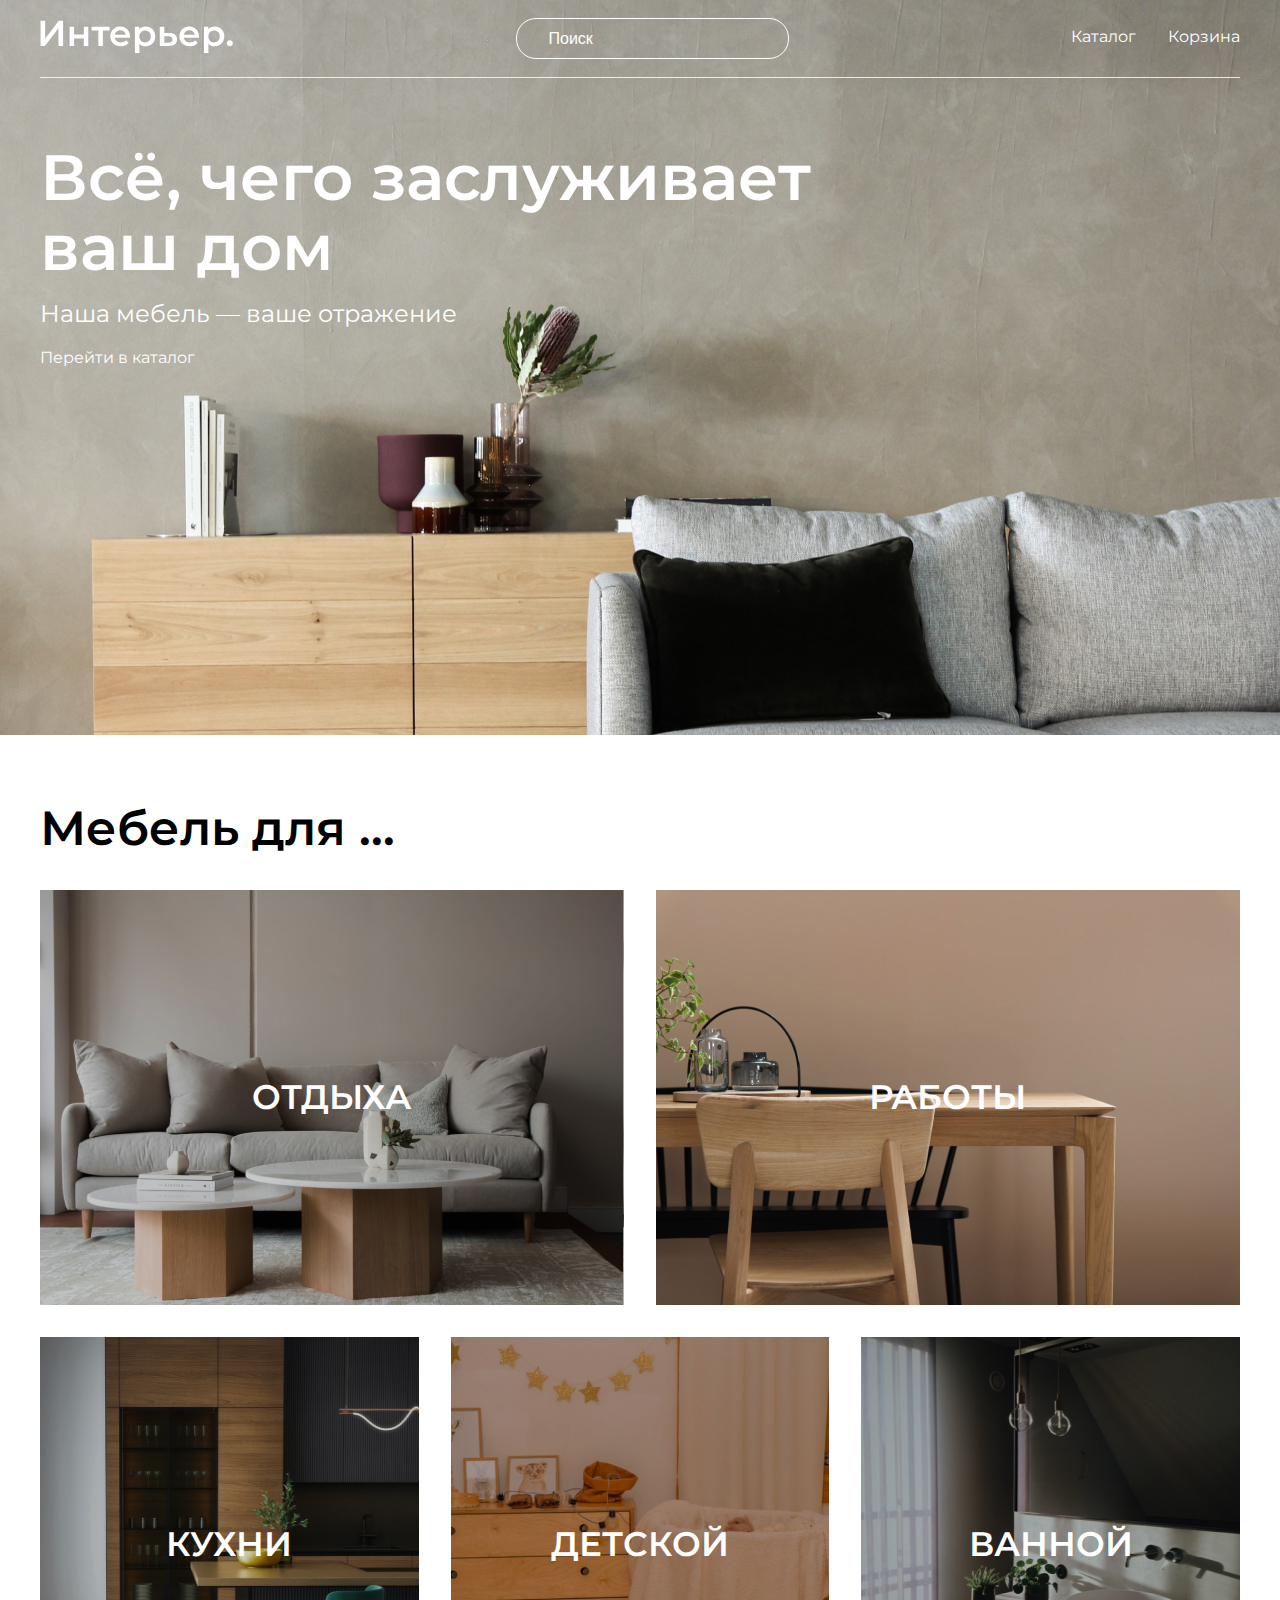
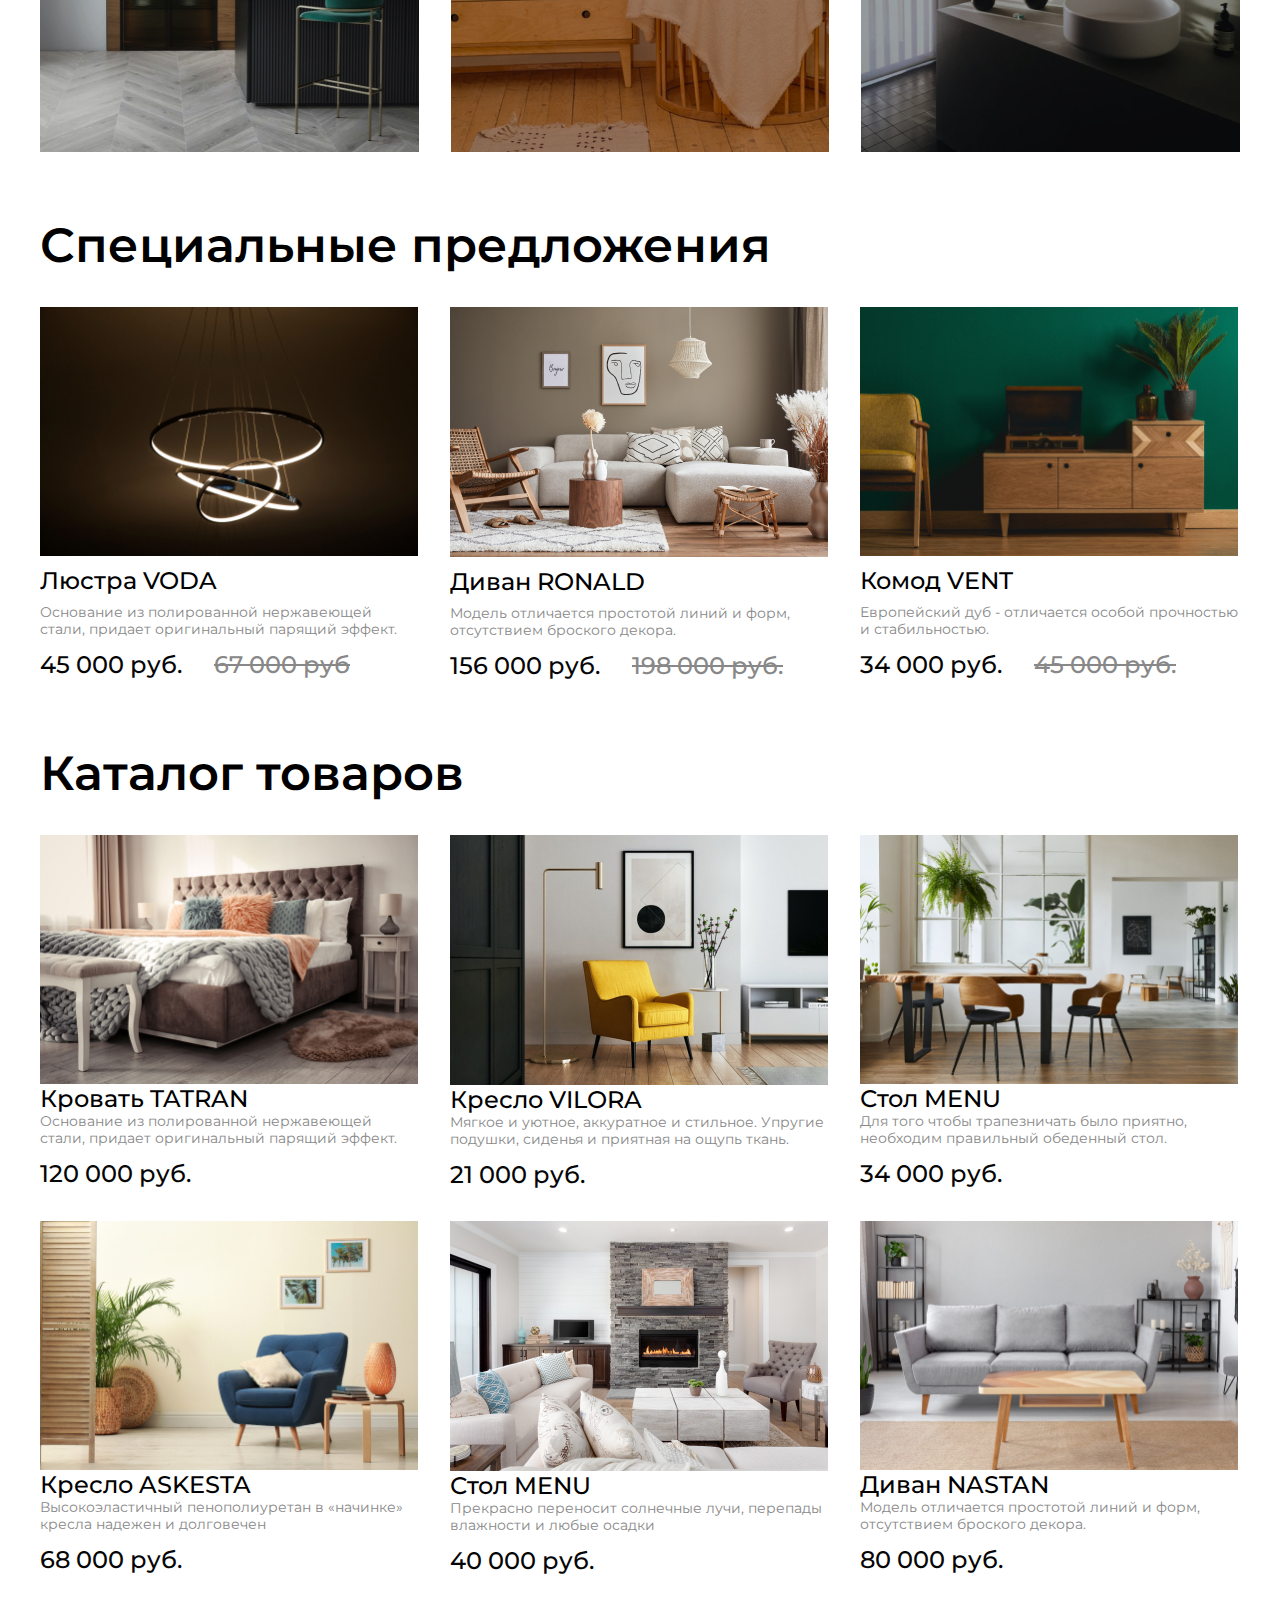
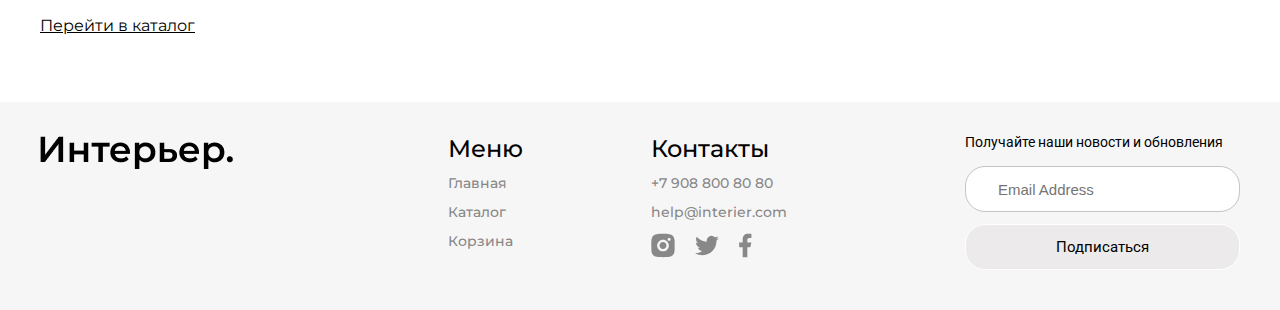
<file: index.html>
<!DOCTYPE html>
<html lang="en">

<head>
    <meta charset="UTF-8">
    <meta http-equiv="X-UA-Compatible" content="IE=edge">
    <meta name="viewport" content="width=device-width, initial-scale=1.0">
    <title>Document</title>
    <link rel="preconnect" href="https://fonts.googleapis.com">
    <link rel="preconnect" href="https://fonts.gstatic.com" crossorigin>
    <link href="https://fonts.googleapis.com/css2?family=Montserrat:wght@400;500;600&display=swap" rel="stylesheet">
    <link href="https://fonts.googleapis.com/css2?family=Roboto&display=swap" rel="stylesheet">
    <link rel="stylesheet" href="style.css">
</head>

<body>
    <div class="top center">
        <header class="header">
            <a class="logotop" href="index.html"><img class="logotop_img" src="./img/logo.svg" alt="Логотип"></a>
            <form action="#">
                <input class="header_input" placeholder="Поиск" type="text">
            </form>
            <nav class="nav">
                <a class="nav1" href="catalog.html">Каталог</a>
                <a class="nav1" href="cart.html">Корзина</a>
            </nav>
            <div class="menu_mob">
                <a href="#"><img src="./img_mobile/seach.svg" alt="Поиск"></a>
                <a href="catalog.html"><img src="./img_mobile/box.svg" alt="Каталог"></a>
                <a href="cart.html"><img src="./img_mobile/cart.svg" alt="Корзина"></a>
            </div>
        </header>
        <section class="top_content">
            <h1 class="texth1">Всё, чего заслуживает ваш дом</h1>
            <p class="textp">Наша мебель — ваше отражение</p>
            <a class="link" href="catalog.html">Перейти в каталог</a>
        </section>    
    </div>
    <section class="for_box center">
        <h2 class="heading">Мебель для ... </h2>
        <div class="for">
            <div class="for_item for_item_1 for_item_big">
                ОТДЫХА
            </div>
            <div class="for_item for_item_2 for_item_big">
                РАБОТЫ
            </div>
            <div class="for_item for_item_3">
                КУХНИ
            </div>
            <div class="for_item for_item_4">
                ДЕТСКОЙ
            </div>
            <div class="for_item for_item_5">
                ВАННОЙ
            </div>
        </div>
    </section>
    <section class="product_box center">
       <h2 class="heading">Специальные предложения</h2>
       <div class="product_content">
            <div class="product">
                <img src="./img/VODA.jpg" alt="Люстра VODA" class="product_img">
                <a href="#" class="product_name"><h3 class="texth3">Люстра VODA</h3></a>
                <p class="textpp">Основание из полированной нержавеющей стали, придает оригинальный парящий эффект.</p>
                <div class="product_box_price">
                    <span class="textpay">45 000 руб.</span>
                    <span class="textpay2">67 000 руб</span>        
                </div>
            </div>
            <div class="product">
                <img src="./img/RONALD.jpg" alt="Диван RONALD" class="product_img">
                <a href="#" class="product_name"><h3 class="texth3">Диван RONALD</h3></a>
                <p class="textpp">Модель отличается простотой линий и форм, отсутствием броского декора.</p>
                <div class="product_box_price">
                    <span class="textpay">156 000 руб.</span>
                    <span class="textpay2">198 000 руб.</span>
                </div>
            </div>
            <div class="product">
                <img src="./img/VENT.jpg" alt="Комод VENT" class="product_img">
                <a href="#" class="product_name"><h3 class="texth3">Комод VENT</h3></a>
                <p class="textpp">Европейский дуб - отличается особой прочностью и стабильностью.</p>
                <div class="product_box_price">
                    <span class="textpay">34 000 руб.</span>
                    <span class="textpay2">45 000 руб.</span>   
                </div>
           </div>
       </div>
    </section>
    <section class="product_box center">
        <h2 class="texth2_2">Каталог товаров</h2>
        <div class="product_content">
            <div class="product">
                <img src="./img/TATRAN.jpg" alt="Кровать TATRAN" class="product_img">
                <a href="#" class="product_lable_i"><h3 class="texth3">Кровать TATRAN</h3></a>
                <p class="textpp">Основание из полированной нержавеющей стали, придает оригинальный парящий эффект.</p>
                <p class="textpay">120 000 руб.</p>
            </div>
            <div class="product">
                <img src="./img/VILORA.jpg" alt="Кресло VILORA" class="product_img">
                <a href="#" class="product_lable_i"><h3 class="texth3">Кресло VILORA</h3></a>
                <p class="textpp">Мягкое и уютное, аккуратное и стильное. Упругие подушки, сиденья и приятная на ощупь ткань.</p>
                <p class="textpay">21 000 руб.</p>
            </div>
            <div class="product">
                <img src="./img/MENU.jpg" alt="Стол MENU" class="product_img">
                <a href="#" class="product_lable_i"><h3 class="texth3">Стол MENU</h3></a>
                <p class="textpp">Для того чтобы трапезничать было приятно, необходим правильный обеденный стол.</p>
                <p class="textpay">34 000 руб.</p>
            </div>
            <div class="product">
                <img src="./img/ASKESTA.jpg" alt="Кресло ASKESTA" class="product_img">
                <a href="#" class="product_lable_i"><h3 class="texth3">Кресло ASKESTA</h3></a>
                <p class="textpp">Высокоэластичный пенополиуретан в «начинке» кресла надежен и долговечен</p>
                <p class="textpay">68 000 руб.</p>
            </div>
            <div class="product">
                <img src="./img/NORMAN.jpg" alt="Стол NORMAN" class="product_img">
                <a href="#" class="product_lable_i"><h3 class="texth3">Стол MENU</h3></a>
                <p class="textpp">Прекрасно переносит солнечные лучи, перепады влажности и любые осадки</p>
                <p class="textpay">40 000 руб.</p>
            </div>
            <div class="product">
                <img src="./img/NASTAN.jpg" alt="Диван NASTAN" class="product_img">
                <a href="#" class="product_lable_i"><h3 class="texth3">Диван NASTAN</h3></a>
                <p class="textpp">Модель отличается простотой линий и форм, отсутствием броского декора. </p>
                <p class="textpay">80 000 руб.</p>
            </div>
        </div>
    </section>
    <div class="product_box_link center">
        <a class="link2" href="catalog.html">Перейти в каталог</a>      
    </div>
    <footer class="footer center">
        <a class="logoblack" href="index.html"><img src="./img/logoblack.png" alt="Логотип"></a>
        <div class="footer_content">
            <div class="footer_info">
                <nav class="footer_item">
                    <h4 class="texth4contact">Меню</h4>
                    <a class="footercontactlink" href="index.html">Главная</a>
                    <a class="footercontactlink" href="catalog.html">Каталог</a>
                    <a class="footercontactlink" href="cart.html">Корзина</a>
                </nav>
                <div class="footer_item">
                    <h4 class="texth4contact">Контакты</h4>
                    <a class="footercontactlink" href="tel:+79088008080">+7 908 800 80 80</a>
                    <a class="footercontactlink" href="mailto:help@interier.com">help@interier.com</a>
                    <div class="footer_icon">
                        <a href="#"><svg class="icon" width="24" height="25" viewBox="0 0 24 25" fill="none" xmlns="http://www.w3.org/2000/svg">
                            <path d="M12 0.851654C15.1699 0.851654 15.5654 0.863321 16.809 0.921654C18.0515 0.979987 18.8974 1.17482 19.6417 1.46415C20.4117 1.76049 21.0604 2.16182 21.709 2.80932C22.3023 3.39253 22.7613 4.09801 23.0542 4.87665C23.3424 5.61982 23.5384 6.46682 23.5967 7.70932C23.6515 8.95299 23.6667 9.34849 23.6667 12.5183C23.6667 15.6882 23.655 16.0837 23.5967 17.3273C23.5384 18.5698 23.3424 19.4157 23.0542 20.16C22.7622 20.9391 22.303 21.6447 21.709 22.2273C21.1257 22.8204 20.4202 23.2794 19.6417 23.5725C18.8985 23.8607 18.0515 24.0567 16.809 24.115C15.5654 24.1698 15.1699 24.185 12 24.185C8.83021 24.185 8.43471 24.1733 7.19104 24.115C5.94854 24.0567 5.10271 23.8607 4.35837 23.5725C3.57942 23.2802 2.87382 22.8211 2.29104 22.2273C1.69768 21.6442 1.23863 20.9387 0.945874 20.16C0.656541 19.4168 0.461707 18.5698 0.403374 17.3273C0.348541 16.0837 0.333374 15.6882 0.333374 12.5183C0.333374 9.34849 0.345041 8.95299 0.403374 7.70932C0.461707 6.46565 0.656541 5.62099 0.945874 4.87665C1.23782 4.09753 1.69698 3.39186 2.29104 2.80932C2.87399 2.21576 3.57954 1.75667 4.35837 1.46415C5.10271 1.17482 5.94737 0.979987 7.19104 0.921654C8.43471 0.866821 8.83021 0.851654 12 0.851654ZM12 6.68499C10.4529 6.68499 8.96921 7.29957 7.87525 8.39353C6.78129 9.48749 6.16671 10.9712 6.16671 12.5183C6.16671 14.0654 6.78129 15.5491 7.87525 16.6431C8.96921 17.7371 10.4529 18.3517 12 18.3517C13.5471 18.3517 15.0309 17.7371 16.1248 16.6431C17.2188 15.5491 17.8334 14.0654 17.8334 12.5183C17.8334 10.9712 17.2188 9.48749 16.1248 8.39353C15.0309 7.29957 13.5471 6.68499 12 6.68499ZM19.5834 6.39332C19.5834 6.00655 19.4297 5.63561 19.1562 5.36212C18.8827 5.08863 18.5118 4.93499 18.125 4.93499C17.7383 4.93499 17.3673 5.08863 17.0938 5.36212C16.8204 5.63561 16.6667 6.00655 16.6667 6.39332C16.6667 6.7801 16.8204 7.15103 17.0938 7.42452C17.3673 7.69801 17.7383 7.85165 18.125 7.85165C18.5118 7.85165 18.8827 7.69801 19.1562 7.42452C19.4297 7.15103 19.5834 6.7801 19.5834 6.39332ZM12 9.01832C12.9283 9.01832 13.8185 9.38707 14.4749 10.0434C15.1313 10.6998 15.5 11.5901 15.5 12.5183C15.5 13.4466 15.1313 14.3368 14.4749 14.9932C13.8185 15.6496 12.9283 16.0183 12 16.0183C11.0718 16.0183 10.1815 15.6496 9.52517 14.9932C8.86879 14.3368 8.50004 13.4466 8.50004 12.5183C8.50004 11.5901 8.86879 10.6998 9.52517 10.0434C10.1815 9.38707 11.0718 9.01832 12 9.01832Z" fill="#888888"/>
                            </svg>
                            </a>
                        <a href="#"><svg class="icon" width="24" height="21" viewBox="0 0 24 21" fill="none" xmlns="http://www.w3.org/2000/svg">
                            <path d="M23.8557 3.11686C22.965 3.51084 22.0205 3.76958 21.0534 3.88453C22.0728 3.27487 22.8357 2.31538 23.2001 1.18486C22.2434 1.75419 21.1946 2.15319 20.1014 2.36903C19.3671 1.58337 18.3938 1.06232 17.3328 0.886877C16.2719 0.711435 15.1827 0.891434 14.2345 1.39889C13.2864 1.90635 12.5325 2.71283 12.09 3.69295C11.6475 4.67308 11.5413 5.77194 11.7877 6.8187C9.84769 6.72146 7.94978 6.21731 6.21723 5.33897C4.48468 4.46063 2.95621 3.22775 1.73106 1.72036C1.2974 2.46522 1.06951 3.31196 1.07073 4.17386C1.07073 5.86553 1.93173 7.36003 3.24073 8.23503C2.46607 8.21064 1.70847 8.00144 1.03106 7.62486V7.68553C1.0313 8.81218 1.42116 9.90408 2.13455 10.7761C2.84794 11.6481 3.84096 12.2466 4.94523 12.47C4.22611 12.6649 3.47209 12.6936 2.74023 12.554C3.05157 13.5238 3.6584 14.3719 4.47575 14.9797C5.2931 15.5874 6.28004 15.9243 7.29839 15.9432C6.28629 16.7381 5.12743 17.3257 3.88809 17.6724C2.64874 18.0191 1.35321 18.1182 0.0755615 17.9639C2.30588 19.3982 4.90217 20.1597 7.55389 20.1572C16.5291 20.1572 21.4372 12.722 21.4372 6.27386C21.4372 6.06386 21.4314 5.85153 21.4221 5.64386C22.3774 4.95339 23.2019 4.09805 23.8569 3.11803L23.8557 3.11686Z" fill="#888888"/>
                            </svg>
                            </a>
                        <a href="#"><svg class="icon" width="13" height="25" viewBox="0 0 13 25" fill="none" xmlns="http://www.w3.org/2000/svg">
                            <path d="M8.33329 14.2395H11.25L12.4166 9.57285H8.33329V7.23951C8.33329 6.03785 8.33329 4.90618 10.6666 4.90618H12.4166V0.986179C12.0363 0.936012 10.6001 0.822845 9.08346 0.822845C5.91596 0.822845 3.66663 2.75601 3.66663 6.30618V9.57285H0.166626V14.2395H3.66663V24.1562H8.33329V14.2395Z" fill="#888888"/>
                            </svg>
                            </a>
                    </div>  
                </div>
             </div>
            <form class="footer_form" action="#">
                <p class="footersubref">Получайте наши новости и обновления</p>
                <input class="footeremail" placeholder="Email Address" type="email">
                <button class="footerbutton">Подписаться</button>
            </form>
        </div>
    </footer>
</body>

</html>
</file>
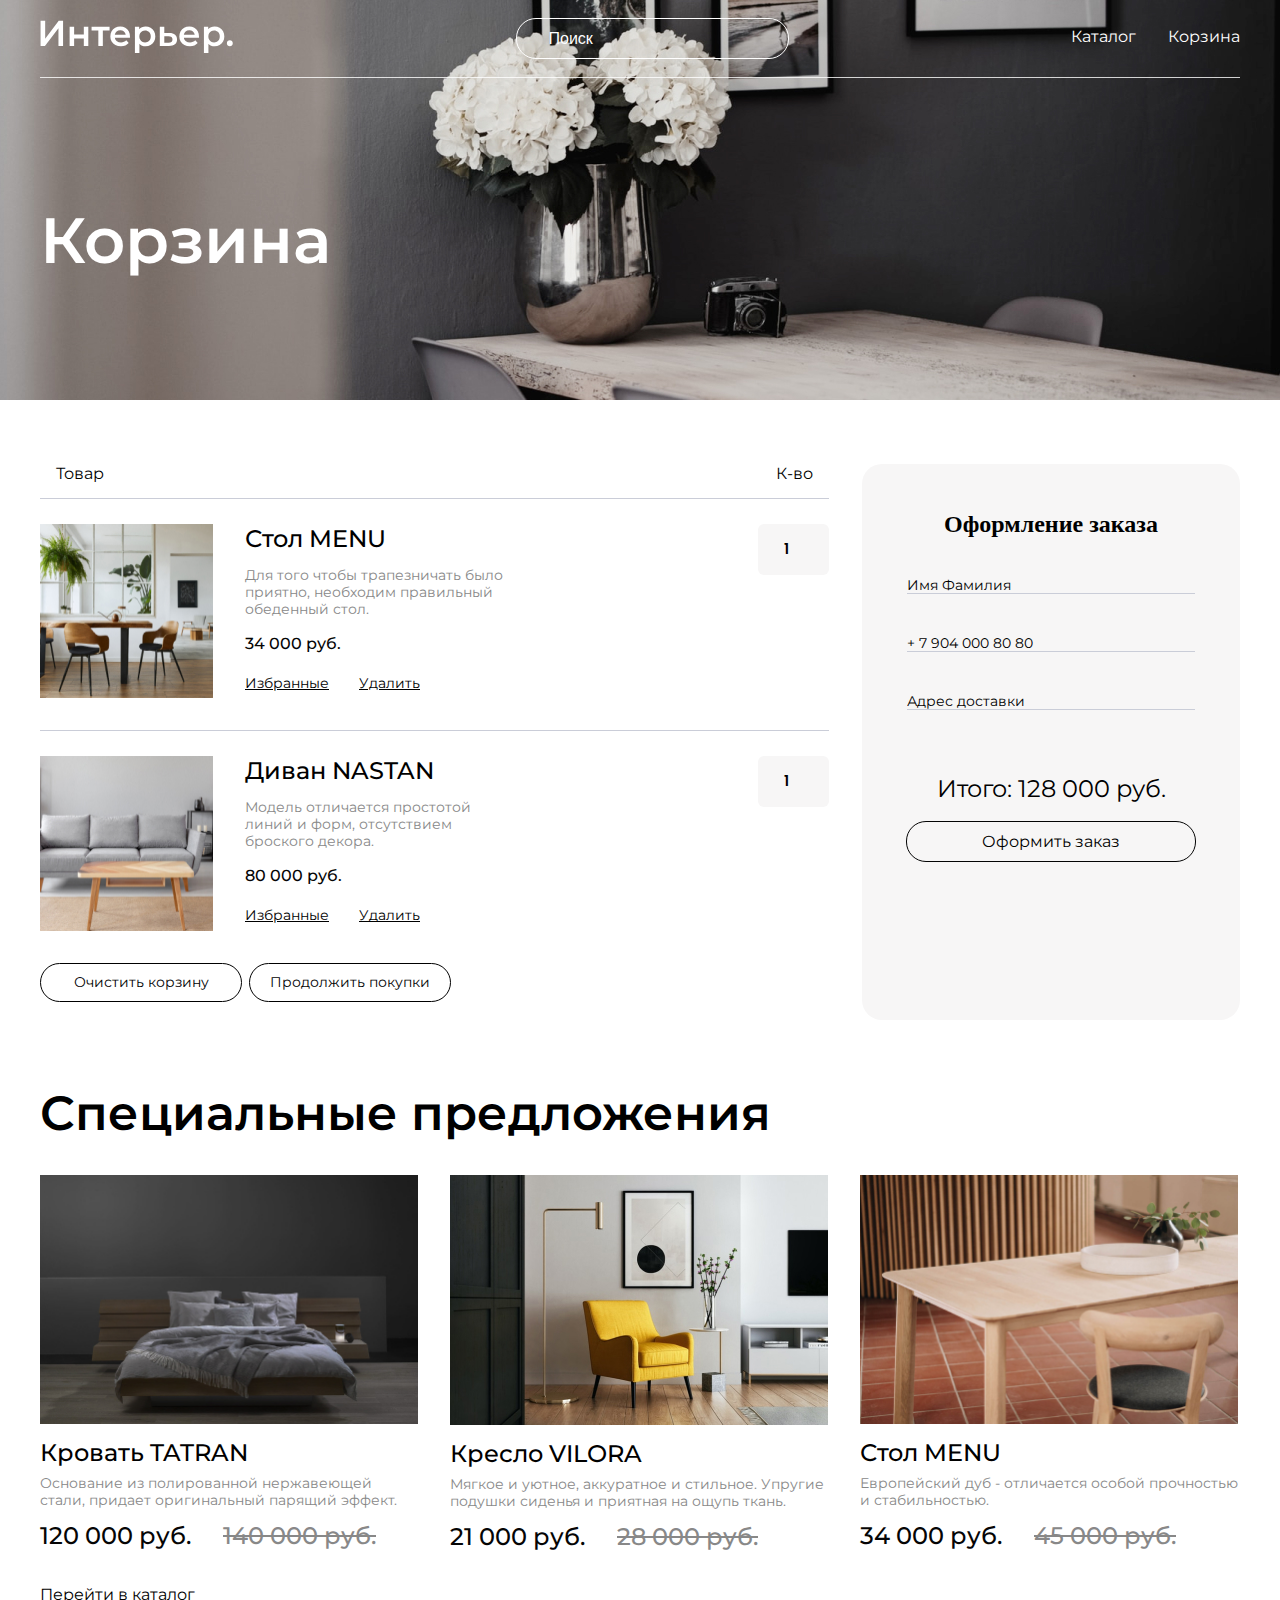
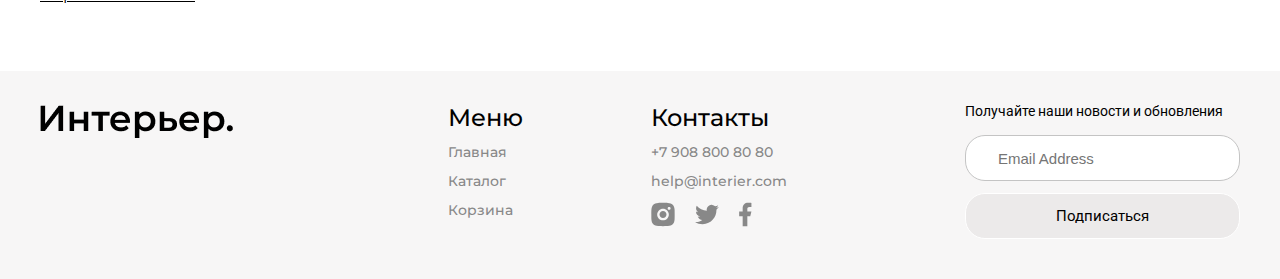
<file: cart.html>
<!DOCTYPE html>
<html lang="en">

<head>
    <meta charset="UTF-8">
    <meta http-equiv="X-UA-Compatible" content="IE=edge">
    <meta name="viewport" content="width=device-width, initial-scale=1.0">
    <title>Cart</title>
    <link rel="preconnect" href="https://fonts.googleapis.com">
    <link rel="preconnect" href="https://fonts.gstatic.com" crossorigin>
    <link href="https://fonts.googleapis.com/css2?family=Montserrat:wght@400;500;600&display=swap" rel="stylesheet">
    <link href="https://fonts.googleapis.com/css2?family=Roboto&display=swap" rel="stylesheet">
    <link href="https://fonts.googleapis.com/css2?family=Poppins:wght@600&display=swap" rel="stylesheet">
    <link rel="stylesheet" href="style-catalog.css">
</head>

<body>
    <div class="top_cart center">
        <header class="header">
            <a href="index.html"><img src="./img/logo.svg" alt="Логотип"></a>
            <form action="#">
                <input class="header_input" placeholder="Поиск" type="text">
            </form>
            <nav class="nav">
                <a class="nav1" href="catalog.html">Каталог</a>
                <a class="nav1" href="cart.html">Корзина</a>
            </nav>
            <div class="menu_mob">
                <a href="#"><img src="./img_mobile/seach.svg" alt="Поиск"></a>
                <a href="catalog.html"><img src="./img_mobile/box.svg" alt="Каталог"></a>
                <a href="cart.html"><img src="./img_mobile/cart.svg" alt="Корзина"></a>
            </div>
        </header>
        <section class="top_content">
            <h1 class="top_content_text">Корзина</h1>
        </section>
    </div>
    <section>
        <div class="cart center">
            <div class="cart_content">
                <div class="cart_name_box">
                <p>Товар</p>
                <p>К-во</p>
                </div>
                <div class="cart_item">
                    <div class="cart_left">
                        <img class="cart_img" src="./img_cart/MENU.jpg" alt="Стол MENU">
                        <div class="cart_info">
                            <h3 class="cart_product_lable">Стол MENU</h3>
                            <p class="cart_product_text">Для того чтобы трапезничать было приятно, необходим правильный обеденный стол.</p>
                            <p class="cart_product_price">34 000 руб.</p>
                            <div class="cart_link_box">
                                <a class="cart_link_box_1" href="#">Избранные</a>
                                <a class="cart_link_box_1" href="#">Удалить</a>
                            </div>
                        </div>
                    </div>
                    <input class="cart_input" type="number" value="1" min="1">
                </div>
                <div class="cart_item">
                    <div class="cart_left">
                        <img class="cart_img" src="./img_cart/NASTAN.jpg" alt="Диван NASTAN">
                        <div class="cart_info">
                            <h3 class="cart_product_lable">Диван NASTAN</h3>
                            <p class="cart_product_text">Модель отличается простотой линий и форм, отсутствием броского декора. </p>
                            <p class="cart_product_price">80 000 руб.</p>
                            <div class="cart_link_box">
                                <a class="cart_link_box_1" href="#">Избранные</a>
                                <a class="cart_link_box_1" href="#">Удалить</a>
                            </div>
                        </div>
                    </div>
                    <input class="cart_input" type="number" value="1" min="1">
                </div>
                <div class="cart_button_box">
                    <a class="cart_button_text" href="#">Очистить корзину</a>
                    <a class="cart_button_text" href="catalog.html">Продолжить покупки</a>
                </div> 
            </div>
            <div class="cart_form">
                <form class="cart_form_item" action="#">
                    <h3 class="cart_form_lable">Оформление заказа</h3>
                    <input class="cart_form_name" type="text" placeholder="Имя Фамилия">
                    <input class="cart_form_tel" type="tel" placeholder="+ 7 904 000 80 80">
                    <input class="cart_form_adress" type="text" placeholder="Адрес доставки">
                    <p class="cart_form_result">Итого: 128 000 руб.</p>
                    <button class="cart_form_arrange" type="submit">Оформить заказ</button>
                </form>
            </div>
        </div>
    </section>
    <section class="product_box_cart center">
        <h2 class="heading_cart">Специальные предложения</h2>
        <div class="product_content_cart">
             <div class="product">
                 <img src="./img_catalog/TATRAN.jpg" alt="ЛКровать TATRAN" class="product_img">
                 <a href="#" class="product_name_cart"><h3 class="product_lable">Кровать TATRAN</h3></a>
                 <p class="product_text">Основание из полированной нержавеющей стали, придает оригинальный парящий эффект.</p>
                 <div class="product_box_price">
                     <span class="product_price">120 000 руб.</span>
                     <span class="product_price_sale">140 000 руб.</span>        
                 </div>
             </div>
             <div class="product">
                 <img src="./img/VILORA.jpg" alt="Кресло VILORA" class="product_img">
                 <a href="#"><h3 class="product_lable">Кресло VILORA</h3></a>
                 <p class="product_text">Мягкое и уютное, аккуратное и стильное. Упругие подушки сиденья и приятная на ощупь ткань.</p>
                 <div class="product_box_price">
                     <span class="product_price">21 000 руб.</span>
                     <span class="product_price_sale">28 000 руб.</span>
                 </div>
             </div>
             <div class="product">
                 <img src="./img_catalog/MENU.jpg" alt="Стол MENU" class="product_img">
                 <a href="#"><h3 class="product_lable">Стол MENU</h3></a>
                 <p class="product_text">Европейский дуб - отличается особой прочностью и стабильностью.</p>
                 <div class="product_box_price">
                     <span class="product_price">34 000 руб.</span>
                     <span class="product_price_sale">45 000 руб.</span>   
                 </div>
            </div>
        </div>
     </section>
    <div class="product_box_link center">
        <a class="product_box_link_1" href="catalog.html">Перейти в каталог</a>      
    </div>
    <footer class="footer center">
        <a class="logoblack" href="index.html"><img src="./img/logoblack.png" alt="Логотип"></a>
        <div class="footer_content">
            <div class="footer_info">
                <nav class="footer_item">
                    <h4 class="footer_menu">Меню</h4>
                    <a class="footer_menu_link" href="index.html">Главная</a>
                    <a class="footer_menu_link" href="catalog.html">Каталог</a>
                    <a class="footer_menu_link" href="cart.html">Корзина</a>
                </nav>
                <div class="footer_item">
                    <h4 class="footer_menu">Контакты</h4>
                    <a class="footer_menu_link" href="tel:+79088008080">+7 908 800 80 80</a>
                    <a class="footer_menu_link" href="mailto:help@interier.com">help@interier.com</a>
                    <div class="footer_icon">
                        <a href="#"><svg class="icon" width="24" height="25" viewBox="0 0 24 25" fill="none" xmlns="http://www.w3.org/2000/svg">
                            <path d="M12 0.851654C15.1699 0.851654 15.5654 0.863321 16.809 0.921654C18.0515 0.979987 18.8974 1.17482 19.6417 1.46415C20.4117 1.76049 21.0604 2.16182 21.709 2.80932C22.3023 3.39253 22.7613 4.09801 23.0542 4.87665C23.3424 5.61982 23.5384 6.46682 23.5967 7.70932C23.6515 8.95299 23.6667 9.34849 23.6667 12.5183C23.6667 15.6882 23.655 16.0837 23.5967 17.3273C23.5384 18.5698 23.3424 19.4157 23.0542 20.16C22.7622 20.9391 22.303 21.6447 21.709 22.2273C21.1257 22.8204 20.4202 23.2794 19.6417 23.5725C18.8985 23.8607 18.0515 24.0567 16.809 24.115C15.5654 24.1698 15.1699 24.185 12 24.185C8.83021 24.185 8.43471 24.1733 7.19104 24.115C5.94854 24.0567 5.10271 23.8607 4.35837 23.5725C3.57942 23.2802 2.87382 22.8211 2.29104 22.2273C1.69768 21.6442 1.23863 20.9387 0.945874 20.16C0.656541 19.4168 0.461707 18.5698 0.403374 17.3273C0.348541 16.0837 0.333374 15.6882 0.333374 12.5183C0.333374 9.34849 0.345041 8.95299 0.403374 7.70932C0.461707 6.46565 0.656541 5.62099 0.945874 4.87665C1.23782 4.09753 1.69698 3.39186 2.29104 2.80932C2.87399 2.21576 3.57954 1.75667 4.35837 1.46415C5.10271 1.17482 5.94737 0.979987 7.19104 0.921654C8.43471 0.866821 8.83021 0.851654 12 0.851654ZM12 6.68499C10.4529 6.68499 8.96921 7.29957 7.87525 8.39353C6.78129 9.48749 6.16671 10.9712 6.16671 12.5183C6.16671 14.0654 6.78129 15.5491 7.87525 16.6431C8.96921 17.7371 10.4529 18.3517 12 18.3517C13.5471 18.3517 15.0309 17.7371 16.1248 16.6431C17.2188 15.5491 17.8334 14.0654 17.8334 12.5183C17.8334 10.9712 17.2188 9.48749 16.1248 8.39353C15.0309 7.29957 13.5471 6.68499 12 6.68499ZM19.5834 6.39332C19.5834 6.00655 19.4297 5.63561 19.1562 5.36212C18.8827 5.08863 18.5118 4.93499 18.125 4.93499C17.7383 4.93499 17.3673 5.08863 17.0938 5.36212C16.8204 5.63561 16.6667 6.00655 16.6667 6.39332C16.6667 6.7801 16.8204 7.15103 17.0938 7.42452C17.3673 7.69801 17.7383 7.85165 18.125 7.85165C18.5118 7.85165 18.8827 7.69801 19.1562 7.42452C19.4297 7.15103 19.5834 6.7801 19.5834 6.39332ZM12 9.01832C12.9283 9.01832 13.8185 9.38707 14.4749 10.0434C15.1313 10.6998 15.5 11.5901 15.5 12.5183C15.5 13.4466 15.1313 14.3368 14.4749 14.9932C13.8185 15.6496 12.9283 16.0183 12 16.0183C11.0718 16.0183 10.1815 15.6496 9.52517 14.9932C8.86879 14.3368 8.50004 13.4466 8.50004 12.5183C8.50004 11.5901 8.86879 10.6998 9.52517 10.0434C10.1815 9.38707 11.0718 9.01832 12 9.01832Z" fill="#888888"/>
                            </svg>
                            </a>
                        <a href="#"><svg class="icon" width="24" height="21" viewBox="0 0 24 21" fill="none" xmlns="http://www.w3.org/2000/svg">
                            <path d="M23.8557 3.11686C22.965 3.51084 22.0205 3.76958 21.0534 3.88453C22.0728 3.27487 22.8357 2.31538 23.2001 1.18486C22.2434 1.75419 21.1946 2.15319 20.1014 2.36903C19.3671 1.58337 18.3938 1.06232 17.3328 0.886877C16.2719 0.711435 15.1827 0.891434 14.2345 1.39889C13.2864 1.90635 12.5325 2.71283 12.09 3.69295C11.6475 4.67308 11.5413 5.77194 11.7877 6.8187C9.84769 6.72146 7.94978 6.21731 6.21723 5.33897C4.48468 4.46063 2.95621 3.22775 1.73106 1.72036C1.2974 2.46522 1.06951 3.31196 1.07073 4.17386C1.07073 5.86553 1.93173 7.36003 3.24073 8.23503C2.46607 8.21064 1.70847 8.00144 1.03106 7.62486V7.68553C1.0313 8.81218 1.42116 9.90408 2.13455 10.7761C2.84794 11.6481 3.84096 12.2466 4.94523 12.47C4.22611 12.6649 3.47209 12.6936 2.74023 12.554C3.05157 13.5238 3.6584 14.3719 4.47575 14.9797C5.2931 15.5874 6.28004 15.9243 7.29839 15.9432C6.28629 16.7381 5.12743 17.3257 3.88809 17.6724C2.64874 18.0191 1.35321 18.1182 0.0755615 17.9639C2.30588 19.3982 4.90217 20.1597 7.55389 20.1572C16.5291 20.1572 21.4372 12.722 21.4372 6.27386C21.4372 6.06386 21.4314 5.85153 21.4221 5.64386C22.3774 4.95339 23.2019 4.09805 23.8569 3.11803L23.8557 3.11686Z" fill="#888888"/>
                            </svg>
                            </a>
                        <a href="#"><svg class="icon" width="13" height="25" viewBox="0 0 13 25" fill="none" xmlns="http://www.w3.org/2000/svg">
                            <path d="M8.33329 14.2395H11.25L12.4166 9.57285H8.33329V7.23951C8.33329 6.03785 8.33329 4.90618 10.6666 4.90618H12.4166V0.986179C12.0363 0.936012 10.6001 0.822845 9.08346 0.822845C5.91596 0.822845 3.66663 2.75601 3.66663 6.30618V9.57285H0.166626V14.2395H3.66663V24.1562H8.33329V14.2395Z" fill="#888888"/>
                            </svg>
                            </a>
                    </div>  
                </div>
             </div>
            <form class="footer_form" action="#">
                <p class="footer_form_ref">Получайте наши новости и обновления</p>
                <input class="footer_form_email" placeholder="Email Address" type="email">
                <button class="footer_form_button">Подписаться</button>
            </form>
        </div>
    </footer>
</body>

</html>
</file>
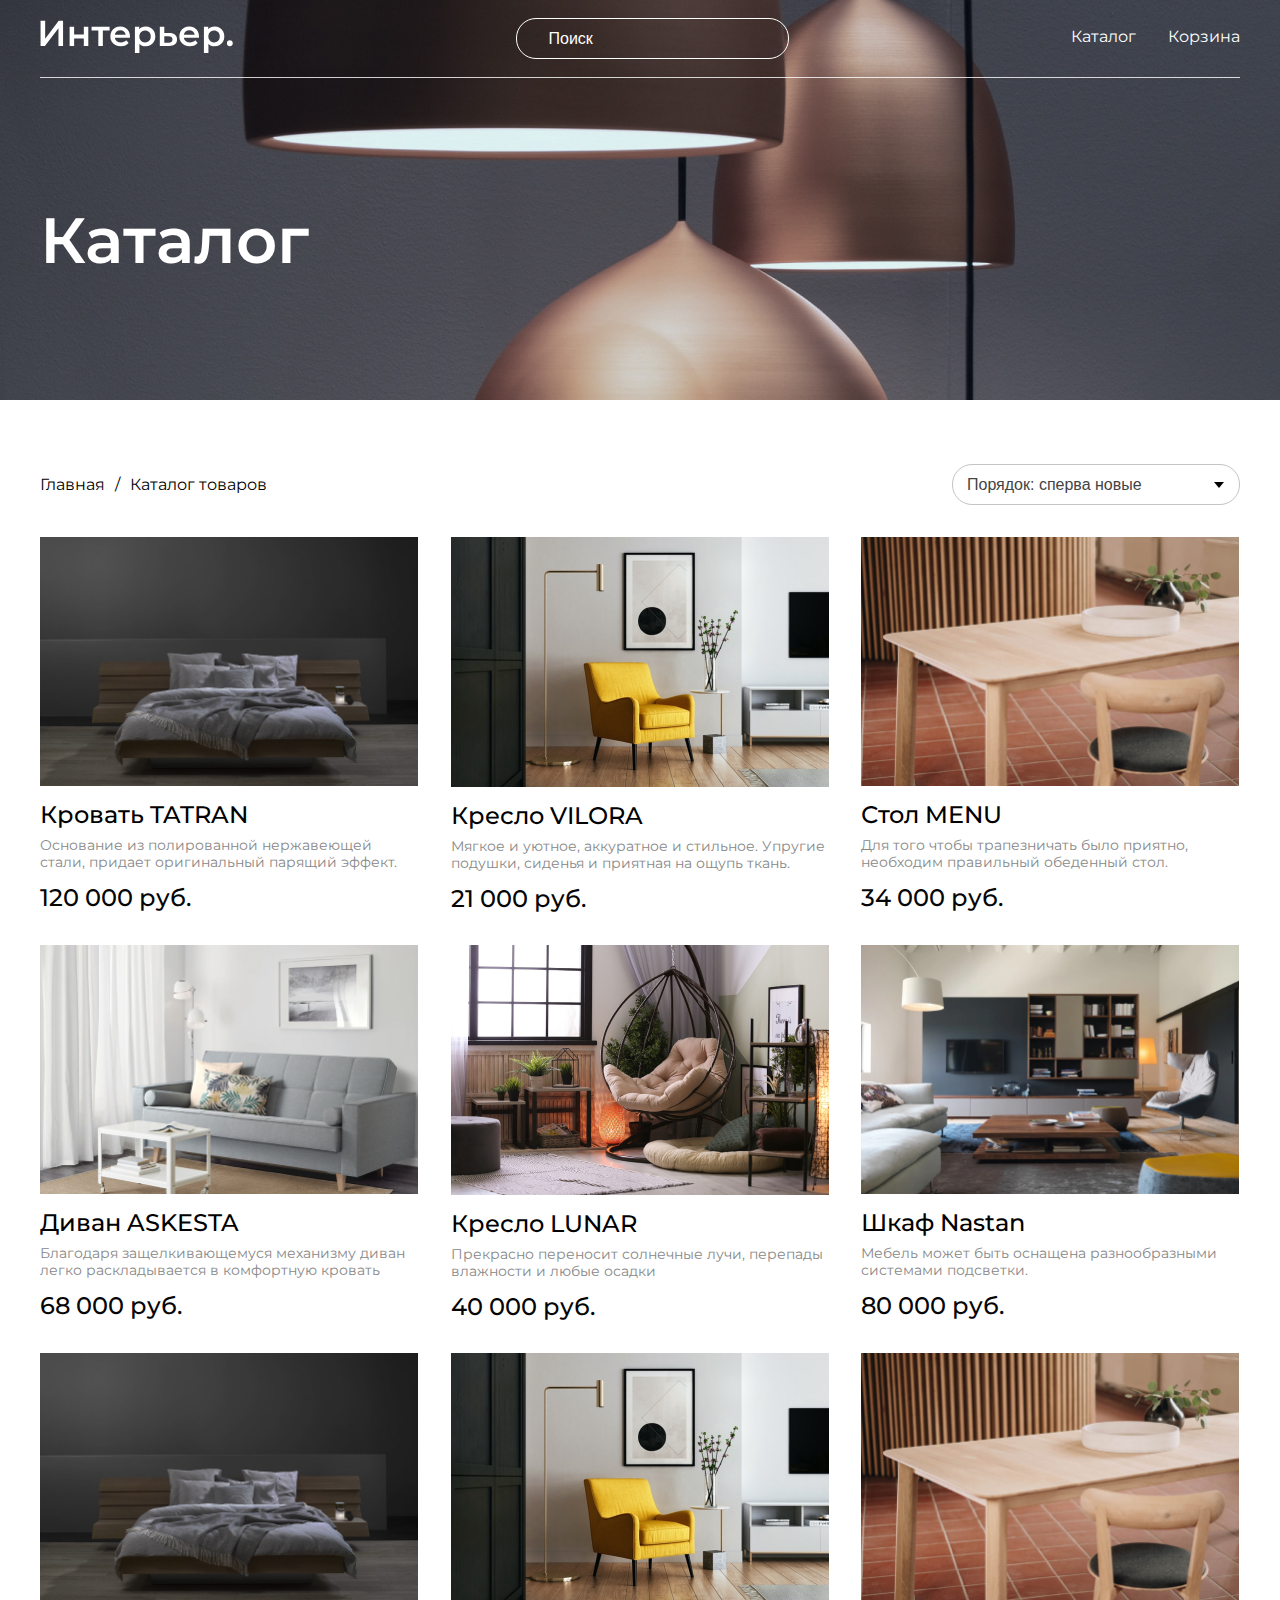
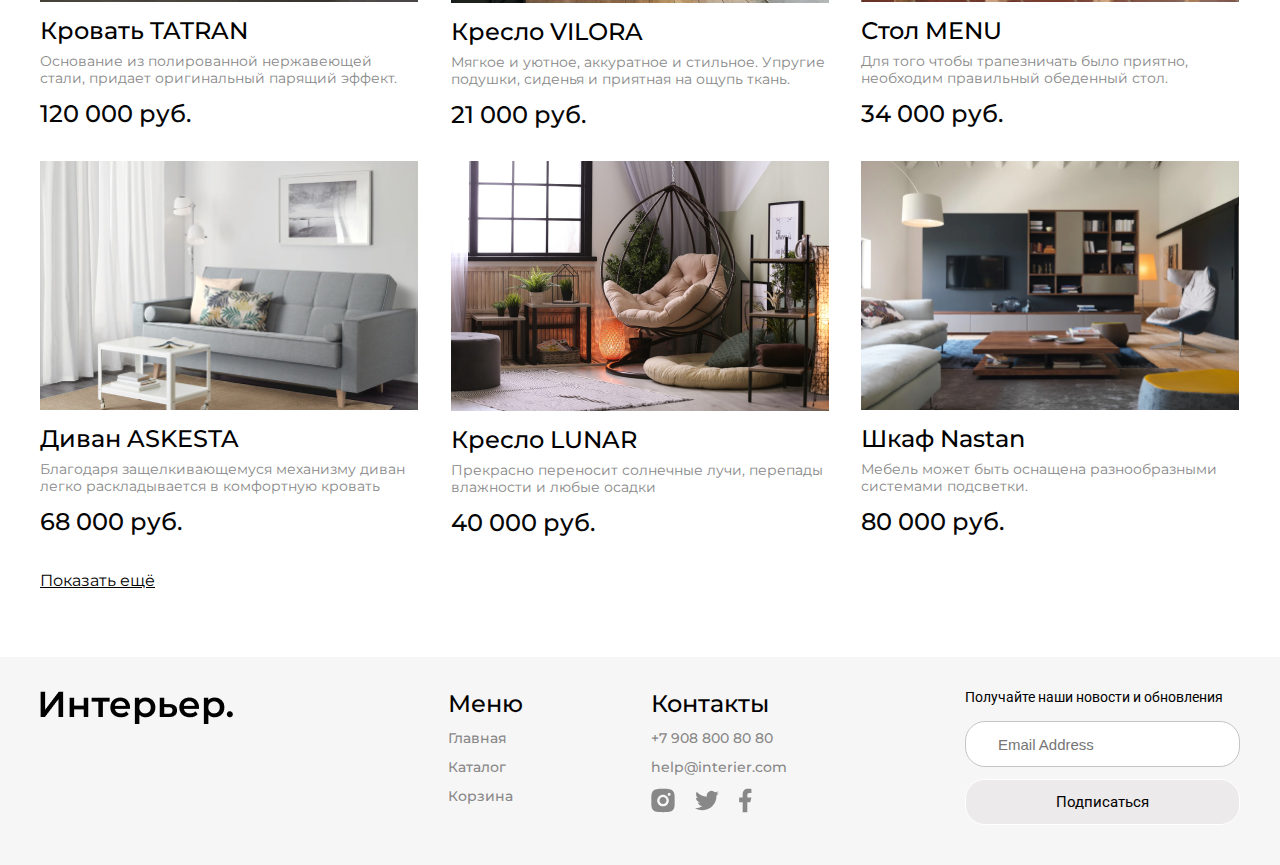
<file: catalog.html>
<!DOCTYPE html>
<html lang="en">

<head>
    <meta charset="UTF-8">
    <meta http-equiv="X-UA-Compatible" content="IE=edge">
    <meta name="viewport" content="width=device-width, initial-scale=1.0">
    <title>Catalog</title>
    <link rel="preconnect" href="https://fonts.googleapis.com">
    <link rel="preconnect" href="https://fonts.gstatic.com" crossorigin>
    <link href="https://fonts.googleapis.com/css2?family=Montserrat:wght@400;500;600&display=swap" rel="stylesheet">
    <link href="https://fonts.googleapis.com/css2?family=Roboto&display=swap" rel="stylesheet">
    <link rel="stylesheet" href="style-catalog.css">
</head>

<body>
    <div class="top center">
        <header class="header">
            <a class="logotop" href="index.html"><img class="logotop_img" src="./img/logo.svg" alt="Логотип"></a>
            <form action="#">
                <input class="header_input" placeholder="Поиск" type="text">
            </form>
            <nav class="nav">
                <a class="nav1" href="catalog.html">Каталог</a>
                <a class="nav1" href="cart.html">Корзина</a>
            </nav>
            <div class="menu_mob">
                <a href="#"><img src="./img_mobile/seach.svg" alt="Поиск"></a>
                <a href="catalog.html"><img src="./img_mobile/box.svg" alt="Каталог"></a>
                <a href="cart.html"><img src="./img_mobile/cart.svg" alt="Корзина"></a>
            </div>
        </header>
        <section class="top_content">
            <h1 class="top_content_text">Каталог</h1>
        </section>
    </div>
    <section class="center">
        <div class="mini_nav">
            <div class="content">
                <div class="item item_1">
                    <a class="item" href="index.html">Главная</a>
                </div>
                <div class="item item_2">
                    /
                </div>
                <div class="item item_3">
                    <a class="item" href="catalog.html">Каталог товаров</a>
                </div>
            </div>
            <div class="select">
                <select>
                    <option value="1">Порядок: сперва новые</option>
                    <option value="2">Порядок: сперва дорогое</option>
                    <option value="3">Порядок: сперва дешовое</option>
                </select>
            </div>
        </div>
    </section>
    <section class="product_box center">
        <div class="product_content">
            <div class="product">
                <img src="./img_catalog/TATRAN.jpg" alt="Кровать TATRAN" class="product_img">
                <a href="#"><h3 class="product_lable">Кровать TATRAN</h3></a>
                <p class="product_text">Основание из полированной нержавеющей стали, придает оригинальный парящий эффект.</p>
                <p class="product_price">120 000 руб.</p>
            </div>
            <div class="product">
                <img src="./img_catalog/VILORA.jpg" alt="Кресло VILORA" class="product_img">
                <a href="#"><h3 class="product_lable">Кресло VILORA</h3></a>
                <p class="product_text">Мягкое и уютное, аккуратное и стильное. Упругие подушки, сиденья и приятная на ощупь ткань.</p>
                <p class="product_price">21 000 руб.</p>
            </div>
            <div class="product">
                <img src="./img_catalog/MENU.jpg" alt="Стол MENU" class="product_img">
                <a href="#"><h3 class="product_lable">Стол MENU</h3></a>
                <p class="product_text">Для того чтобы трапезничать было приятно, необходим правильный обеденный стол.</p>
                <p class="product_price">34 000 руб.</p>
            </div>
            <div class="product">
                <img src="./img_catalog/ASKESTA.jpg" alt="Диван ASKESTA" class="product_img">
                <a href="#"><h3 class="product_lable">Диван ASKESTA</h3></a>
                <p class="product_text">Благодаря защелкивающемуся механизму диван легко раскладывается в комфортную кровать</p>
                <p class="product_price">68 000 руб.</p>
            </div>
            <div class="product">
                <img src="./img_catalog/LUNAR.jpg" alt="Кресло LUNAR" class="product_img">
                <a href="#"><h3 class="product_lable">Кресло LUNAR</h3></a>
                <p class="product_text">Прекрасно переносит солнечные лучи, перепады влажности и любые осадки</p>
                <p class="product_price">40 000 руб.</p>
            </div>
            <div class="product">
                <img src="./img_catalog/Nastan.jpg" alt="Шкаф Nastan" class="product_img">
                <a href="#"><h3 class="product_lable">Шкаф Nastan</h3></a>
                <p class="product_text">Мебель может быть оснащена разнообразными системами подсветки.</p>
                <p class="product_price">80 000 руб.</p>
            </div>
            <div class="product">
                <img src="./img_catalog/TATRAN.jpg" alt="Кровать TATRAN" class="product_img">
                <a href="#"><h3 class="product_lable">Кровать TATRAN</h3></a>
                <p class="product_text">Основание из полированной нержавеющей стали, придает оригинальный парящий эффект.</p>
                <p class="product_price">120 000 руб.</p>
            </div>
            <div class="product">
                <img src="./img_catalog/VILORA.jpg" alt="Кресло VILORA" class="product_img">
                <a href="#"><h3 class="product_lable">Кресло VILORA</h3></a>
                <p class="product_text">Мягкое и уютное, аккуратное и стильное. Упругие подушки, сиденья и приятная на ощупь ткань.</p>
                <p class="product_price">21 000 руб.</p>
            </div>
            <div class="product">
                <img src="./img_catalog/MENU.jpg" alt="Стол MENU" class="product_img">
                <a href="#"><h3 class="product_lable">Стол MENU</h3></a>
                <p class="product_text">Для того чтобы трапезничать было приятно, необходим правильный обеденный стол.</p>
                <p class="product_price">34 000 руб.</p>
            </div>
            <div class="product">
                <img src="./img_catalog/ASKESTA.jpg" alt="Диван ASKESTA" class="product_img">
                <a href="#"><h3 class="product_lable">Диван ASKESTA</h3></a>
                <p class="product_text">Благодаря защелкивающемуся механизму диван легко раскладывается в комфортную кровать</p>
                <p class="product_price">68 000 руб.</p>
            </div>
            <div class="product">
                <img src="./img_catalog/LUNAR.jpg" alt="Кресло LUNAR" class="product_img">
                <a href="#"><h3 class="product_lable">Кресло LUNAR</h3></a>
                <p class="product_text">Прекрасно переносит солнечные лучи, перепады влажности и любые осадки</p>
                <p class="product_price">40 000 руб.</p>
            </div>
            <div class="product">
                <img src="./img_catalog/Nastan.jpg" alt="Шкаф Nastan" class="product_img">
                <a href="#"><h3 class="product_lable">Шкаф Nastan</h3></a>
                <p class="product_text">Мебель может быть оснащена разнообразными системами подсветки.</p>
                <p class="product_price">80 000 руб.</p>
            </div>
        </div>
    </section>
    <div class="product_box_link center">
        <a class="product_box_link_1" href="#">Показать ещё</a>      
    </div>
    <footer class="footer center">
        <a class="logoblack" href="index.html"><img src="./img/logoblack.png" alt="Логотип"></a>
        <div class="footer_content">
            <div class="footer_info">
                <nav class="footer_item">
                    <h4 class="footer_menu">Меню</h4>
                    <a class="footer_menu_link" href="index.html">Главная</a>
                    <a class="footer_menu_link" href="catalog.html">Каталог</a>
                    <a class="footer_menu_link" href="cart.html">Корзина</a>
                </nav>
                <div class="footer_item">
                    <h4 class="footer_menu">Контакты</h4>
                    <a class="footer_menu_link" href="tel:+79088008080">+7 908 800 80 80</a>
                    <a class="footer_menu_link" href="mailto:help@interier.com">help@interier.com</a>
                    <div class="footer_icon">
                        <a href="#"><svg class="icon" width="24" height="25" viewBox="0 0 24 25" fill="none" xmlns="http://www.w3.org/2000/svg">
                            <path d="M12 0.851654C15.1699 0.851654 15.5654 0.863321 16.809 0.921654C18.0515 0.979987 18.8974 1.17482 19.6417 1.46415C20.4117 1.76049 21.0604 2.16182 21.709 2.80932C22.3023 3.39253 22.7613 4.09801 23.0542 4.87665C23.3424 5.61982 23.5384 6.46682 23.5967 7.70932C23.6515 8.95299 23.6667 9.34849 23.6667 12.5183C23.6667 15.6882 23.655 16.0837 23.5967 17.3273C23.5384 18.5698 23.3424 19.4157 23.0542 20.16C22.7622 20.9391 22.303 21.6447 21.709 22.2273C21.1257 22.8204 20.4202 23.2794 19.6417 23.5725C18.8985 23.8607 18.0515 24.0567 16.809 24.115C15.5654 24.1698 15.1699 24.185 12 24.185C8.83021 24.185 8.43471 24.1733 7.19104 24.115C5.94854 24.0567 5.10271 23.8607 4.35837 23.5725C3.57942 23.2802 2.87382 22.8211 2.29104 22.2273C1.69768 21.6442 1.23863 20.9387 0.945874 20.16C0.656541 19.4168 0.461707 18.5698 0.403374 17.3273C0.348541 16.0837 0.333374 15.6882 0.333374 12.5183C0.333374 9.34849 0.345041 8.95299 0.403374 7.70932C0.461707 6.46565 0.656541 5.62099 0.945874 4.87665C1.23782 4.09753 1.69698 3.39186 2.29104 2.80932C2.87399 2.21576 3.57954 1.75667 4.35837 1.46415C5.10271 1.17482 5.94737 0.979987 7.19104 0.921654C8.43471 0.866821 8.83021 0.851654 12 0.851654ZM12 6.68499C10.4529 6.68499 8.96921 7.29957 7.87525 8.39353C6.78129 9.48749 6.16671 10.9712 6.16671 12.5183C6.16671 14.0654 6.78129 15.5491 7.87525 16.6431C8.96921 17.7371 10.4529 18.3517 12 18.3517C13.5471 18.3517 15.0309 17.7371 16.1248 16.6431C17.2188 15.5491 17.8334 14.0654 17.8334 12.5183C17.8334 10.9712 17.2188 9.48749 16.1248 8.39353C15.0309 7.29957 13.5471 6.68499 12 6.68499ZM19.5834 6.39332C19.5834 6.00655 19.4297 5.63561 19.1562 5.36212C18.8827 5.08863 18.5118 4.93499 18.125 4.93499C17.7383 4.93499 17.3673 5.08863 17.0938 5.36212C16.8204 5.63561 16.6667 6.00655 16.6667 6.39332C16.6667 6.7801 16.8204 7.15103 17.0938 7.42452C17.3673 7.69801 17.7383 7.85165 18.125 7.85165C18.5118 7.85165 18.8827 7.69801 19.1562 7.42452C19.4297 7.15103 19.5834 6.7801 19.5834 6.39332ZM12 9.01832C12.9283 9.01832 13.8185 9.38707 14.4749 10.0434C15.1313 10.6998 15.5 11.5901 15.5 12.5183C15.5 13.4466 15.1313 14.3368 14.4749 14.9932C13.8185 15.6496 12.9283 16.0183 12 16.0183C11.0718 16.0183 10.1815 15.6496 9.52517 14.9932C8.86879 14.3368 8.50004 13.4466 8.50004 12.5183C8.50004 11.5901 8.86879 10.6998 9.52517 10.0434C10.1815 9.38707 11.0718 9.01832 12 9.01832Z" fill="#888888"/>
                            </svg>
                            </a>
                        <a href="#"><svg class="icon" width="24" height="21" viewBox="0 0 24 21" fill="none" xmlns="http://www.w3.org/2000/svg">
                            <path d="M23.8557 3.11686C22.965 3.51084 22.0205 3.76958 21.0534 3.88453C22.0728 3.27487 22.8357 2.31538 23.2001 1.18486C22.2434 1.75419 21.1946 2.15319 20.1014 2.36903C19.3671 1.58337 18.3938 1.06232 17.3328 0.886877C16.2719 0.711435 15.1827 0.891434 14.2345 1.39889C13.2864 1.90635 12.5325 2.71283 12.09 3.69295C11.6475 4.67308 11.5413 5.77194 11.7877 6.8187C9.84769 6.72146 7.94978 6.21731 6.21723 5.33897C4.48468 4.46063 2.95621 3.22775 1.73106 1.72036C1.2974 2.46522 1.06951 3.31196 1.07073 4.17386C1.07073 5.86553 1.93173 7.36003 3.24073 8.23503C2.46607 8.21064 1.70847 8.00144 1.03106 7.62486V7.68553C1.0313 8.81218 1.42116 9.90408 2.13455 10.7761C2.84794 11.6481 3.84096 12.2466 4.94523 12.47C4.22611 12.6649 3.47209 12.6936 2.74023 12.554C3.05157 13.5238 3.6584 14.3719 4.47575 14.9797C5.2931 15.5874 6.28004 15.9243 7.29839 15.9432C6.28629 16.7381 5.12743 17.3257 3.88809 17.6724C2.64874 18.0191 1.35321 18.1182 0.0755615 17.9639C2.30588 19.3982 4.90217 20.1597 7.55389 20.1572C16.5291 20.1572 21.4372 12.722 21.4372 6.27386C21.4372 6.06386 21.4314 5.85153 21.4221 5.64386C22.3774 4.95339 23.2019 4.09805 23.8569 3.11803L23.8557 3.11686Z" fill="#888888"/>
                            </svg>
                            </a>
                        <a href="#"><svg class="icon" width="13" height="25" viewBox="0 0 13 25" fill="none" xmlns="http://www.w3.org/2000/svg">
                            <path d="M8.33329 14.2395H11.25L12.4166 9.57285H8.33329V7.23951C8.33329 6.03785 8.33329 4.90618 10.6666 4.90618H12.4166V0.986179C12.0363 0.936012 10.6001 0.822845 9.08346 0.822845C5.91596 0.822845 3.66663 2.75601 3.66663 6.30618V9.57285H0.166626V14.2395H3.66663V24.1562H8.33329V14.2395Z" fill="#888888"/>
                            </svg>
                            </a>
                    </div>  
                </div>
             </div>
            <form class="footer_form" action="#">
                <p class="footer_form_ref">Получайте наши новости и обновления</p>
                <input class="footer_form_email" placeholder="Email Address" type="email">
                <button class="footer_form_button">Подписаться</button>
            </form>
        </div>
    </footer>
</body>

</html>
</file>
<file: style.css>
* {
  margin: 0;
  padding: 0;
}

body {
  font-family: "Montserrat", sans-serif;
}

a {
  text-decoration: none;
}

.center {
  padding-left: calc(50% - 600px);
  padding-right: calc(50% - 600px);
}

.header {
  height: 77px;
  display: flex;
  flex-wrap: wrap;
  justify-content: space-between;
  align-items: center;
  border-bottom: 0.5px solid rgba(255, 255, 255, 0.8);
}

.top {
  height: 735px;
  background-image: url(./img/topbg.jpg);
  background-repeat: no-repeat;
  background-position: center;
  background-size: cover;
}

.header_input {
  width: 288;
  height: 41px;
  border: 1px solid #FFFFFF;
  box-sizing: border-box;
  border-radius: 20px;
  background-color: transparent;
  outline: none;
  font-style: normal;
  font-weight: 400;
  font-size: 16px;
  line-height: 20px;
  color: #FFFFFF;
  padding-left: 32px;
  padding-right: 32px;
  box-sizing: border-box;
}

.header_input::-moz-placeholder {
  color: #FFFFFF;
}

.header_input::placeholder {
  color: #FFFFFF;
}

.nav {
  display: flex;
  gap: 32px;
}

.nav1 {
  font-size: 16px;
  line-height: 20px;
  border-bottom: 2px;
  padding-bottom: 3px;
  font-style: normal;
  color: #FFFFFF;
}

.nav1:hover {
  text-decoration: underline;
}

.menu_mob {
  display: none;
}

.texth1 {
  font-weight: 600;
  font-size: 64px;
  line-height: 70px;
  margin-top: 64px;
  margin-bottom: 16px;
  font-style: normal;
  color: #FFFFFF;
  max-width: 792px;
}

.textp {
  font-size: 24px;
  line-height: 32px;
  margin-bottom: 16px;
  font-style: normal;
  font-weight: 400;
  color: #FFFFFF;
}

.link {
  font-size: 16px;
  line-height: 24px;
  font-style: normal;
  font-weight: 400;
  color: #FFFFFF;
}

.link:hover {
  text-decoration-line: underline;
}

.for_box {
  padding-top: 64px;
}

.for {
  margin-top: 32px;
  display: grid;
  gap: 32px;
  grid-template-columns: repeat(12, 1fr);
}

.for_item {
  height: 415px;
  grid-column: span 4;
  font-style: normal;
  font-weight: 600;
  font-size: 34px;
  line-height: 41px;
  display: flex;
  align-items: center;
  justify-content: center;
  color: #FFFFFF;
}

.for_item_big {
  grid-column: span 6;
}

.for_item_1 {
  background-image: url(./img/otdih.jpg);
}

.for_item_2 {
  background-image: url(./img/rabota.jpg);
}

.for_item_3 {
  background-image: url(./img/kyhni.jpg);
}

.for_item_4 {
  background-image: url(./img/detskiy.jpg);
}

.for_item_5 {
  background-image: url(./img/vanna.jpg);
}

.product_box {
  margin-top: 64px;
}

.heading {
  font-weight: 600;
  font-size: 48px;
  line-height: 59px;
  color: #000000;
  margin-bottom: 32px;
  font-style: normal;
  display: flex;
  align-items: center;
}

.product_content {
  display: flex;
  gap: 32px;
  flex-wrap: wrap;
}

.product {
  width: 378px;
  display: flex;
  flex-direction: column;
}

.product_img {
  width: 100%;
}

.product_name {
  padding-top: 10px;
  padding-bottom: 9px;
}

.product_box_price {
  display: flex;
  gap: 32px;
}

.texth2_2 {
  font-weight: 600;
  font-size: 48px;
  line-height: 59px;
  color: #000000;
  margin-bottom: 32px;
  font-style: normal;
  display: flex;
  align-items: center;
  text-align: center;
}

.texth3 {
  font-weight: 500;
  font-size: 24px;
  line-height: 29px;
  color: #000000;
  font-style: normal;
}

.texth3:hover {
  text-decoration: underline;
}

.textpp {
  font-size: 14px;
  line-height: 17px;
  color: #888888;
  margin-bottom: 12px;
  font-style: normal;
  font-weight: 400;
}

.textpay {
  font-weight: 500;
  font-size: 24px;
  line-height: 29px;
  color: #050505;
  font-style: normal;
}

.textpay2 {
  font-weight: 500;
  font-size: 24px;
  line-height: 29px;
  text-decoration-line: line-through;
  color: #888888;
  font-style: normal;
}

.texth4contact {
  font-weight: 500;
  font-size: 24px;
  line-height: 29px;
  color: #000000;
}

.product_box_link {
  box-sizing: border-box;
  padding-top: 39px;
  padding-bottom: 64px;
}

.link2 {
  font-style: normal;
  font-weight: 400;
  font-size: 16px;
  line-height: 24px;
  text-decoration-line: underline;
  color: #000000;
}
.link2:hover {
  text-decoration: none;
}

.footer {
  background: #F7F6F6;
  padding-top: 32px;
  padding-bottom: 40px;
  display: flex;
  justify-content: space-between;
  flex-wrap: wrap;
}

.logoblack {
  font-family: "Montserrat";
  font-style: normal;
  font-weight: 600;
  font-size: 36px;
  line-height: 44px;
  color: #000000;
}

.footer_content {
  width: 792px;
  display: flex;
  justify-content: space-between;
  display: flex;
  flex-wrap: wrap;
}

.footer_info {
  display: flex;
  gap: 128px;
}

.footer_item {
  display: flex;
  flex-direction: column;
  gap: 12px;
}

.footercontactlink {
  font-weight: 500;
  font-size: 14px;
  line-height: 17px;
  color: #888888;
  font-family: "Montserrat";
}
.footercontactlink:hover {
  text-decoration-line: underline;
  color: #000000;
}

.footer_icon {
  display: flex;
  align-items: center;
  gap: 20px;
}

.icon {
  transition: fill 2s;
}
.icon:hover path {
  fill: #000000;
}

.footer_form {
  display: flex;
  flex-direction: column;
  gap: 12px;
}

.footersubref {
  font-size: 14px;
  line-height: 16px;
  color: #000000;
  margin-bottom: 4px;
  font-family: "Roboto";
}

.footeremail {
  background: #FFFFFF;
  border: 1px solid #C4C4C4;
  box-sizing: border-box;
  border-radius: 20px;
  font-style: normal;
  font-weight: normal;
  font-size: 15px;
  line-height: 18px;
  color: #C4C4C4;
  width: 275px;
  height: 46px;
  outline: none;
  padding-left: 32px;
  padding-right: 32px;
}

.footerbutton {
  background: rgba(222, 215, 215, 0.41);
  border: 1px solid #FFFFFF;
  box-sizing: border-box;
  border-radius: 20px;
  width: 275px;
  height: 46px;
  font-size: 15px;
  line-height: 18px;
  color: #000000;
  font-family: "Roboto";
  font-style: normal;
  font-weight: 400;
  transition: background 0.3s;
}
.footerbutton:hover {
  background-color: #000000;
  color: #FFFFFF;
}

@media (max-width: 1024px) {
  .center {
    padding-left: calc(50% - 393px);
    padding-right: calc(50% - 393px);
  }
  .for_item {
    height: 268px;
  }
  .product_content {
    -moz-column-gap: 29px;
         column-gap: 29px;
    row-gap: 39px;
  }
  .logoblack {
    display: none;
  }
}
@media (min-width: 768px) and (max-width: 833px) {
  .center {
    padding-left: 24px;
    padding-right: 24px;
  }
  .product {
    width: 345px;
  }
}
@media (max-width: 767px) {
  .center {
    padding-left: 16px;
    padding-right: 16px;
  }
  .header {
    padding-top: 32px;
  }
  .header_input {
    display: none;
  }
  .nav {
    display: none;
  }
  .logotop_img {
    width: 99px;
  }
  .menu_mob {
    display: flex;
    align-items: center;
    gap: 32px;
  }
  .texth1 {
    font-size: 48px;
    line-height: 59px;
    text-align: center;
  }
  .textp {
    font-size: 16px;
    line-height: 32px;
    text-align: center;
  }
  .top_content {
    display: flex;
    flex-direction: column;
    align-items: center;
  }
  .link {
    font-size: 14px;
    line-height: 24px;
    text-decoration-line: underline;
  }
  .for {
    grid-template-columns: repeat(4, 1fr);
    gap: 16px;
  }
  .for_item {
    grid-column: 1/-1;
    height: 375px;
    font-size: 28px;
    line-height: 34px;
  }
  .for_item_big {
    height: 244px;
  }
  .heading {
    font-size: 24px;
    line-height: 29px;
  }
  .texth3 {
    font-size: 18px;
    line-height: 22px;
  }
  .textpp {
    font-size: 14px;
    line-height: 17px;
  }
  .textpay {
    font-size: 18px;
    line-height: 22px;
  }
  .textpay2 {
    font-size: 18px;
    line-height: 22px;
  }
  .texth2_2 {
    font-size: 24px;
    line-height: 29px;
  }
  .product_lable_i {
    padding-top: 9px;
    padding-bottom: 4px;
  }
  .footer_content {
    justify-content: center;
    gap: 32px;
  }
  .footer_info {
    gap: 100px;
  }
}/*# sourceMappingURL=style.css.map */
</file>
<file: style-catalog.css>
@charset "UTF-8";
* {
  margin: 0;
  padding: 0;
}

body {
  font-family: "Montserrat", sans-serif;
}

a {
  text-decoration: none;
}

.center {
  padding-left: calc(50% - 600px);
  padding-right: calc(50% - 600px);
}

.top {
  height: 400px;
  background-image: url(./img_catalog/topbg.jpg);
  background-repeat: no-repeat;
  background-position: center;
  background-size: cover;
}

.header {
  height: 77px;
  display: flex;
  flex-wrap: wrap;
  justify-content: space-between;
  align-items: center;
  border-bottom: 0.5px solid rgba(255, 255, 255, 0.8);
}

.header_input {
  width: 288;
  height: 41px;
  border: 1px solid #FFFFFF;
  box-sizing: border-box;
  border-radius: 20px;
  background-color: transparent;
  outline: none;
  font-style: normal;
  font-weight: 400;
  font-size: 16px;
  line-height: 20px;
  color: #FFFFFF;
  padding-left: 32px;
  padding-right: 32px;
  box-sizing: border-box;
}

.header_input::-moz-placeholder {
  color: #FFFFFF;
}

.header_input::placeholder {
  color: #FFFFFF;
}

.nav {
  display: flex;
  gap: 32px;
}

.nav1 {
  font-size: 16px;
  line-height: 20px;
  border-bottom: 2px;
  padding-bottom: 3px;
  font-style: normal;
  color: #FFFFFF;
}

.nav1:hover {
  text-decoration: underline;
}

.menu_mob {
  display: none;
}

.top_content {
  padding-top: 127px;
  padding-bottom: 126px;
}

.top_content_text {
  font-style: normal;
  font-weight: 600;
  font-size: 64px;
  line-height: 70px;
  color: #FFFFFF;
}

.mini_nav {
  display: flex;
  justify-content: space-between;
  align-items: center;
  padding-top: 64px;
}

.content {
  display: flex;
  gap: 10px;
}

.item {
  font-style: normal;
  font-weight: 400;
  font-size: 16px;
  line-height: 32px;
  color: #000000;
}

.item_1 {
  order: 0;
}

.item_1:hover {
  text-decoration: underline;
}

.item_2 {
  order: 1;
}

.item_3 {
  order: 2;
}

.item_3:hover {
  text-decoration: underline;
}

.select {
  position: relative;
  width: 288px;
}

.select select {
  display: block;
  padding-left: 14px;
  padding-right: 33px;
  background: none; /* убираем фон */
  -webkit-appearance: none; /* Chrome */
  -moz-appearance: none;
       appearance: none; /* убираем дефолнтные стрелочки */
  font-style: normal;
  font-weight: 400;
  font-size: 16px;
  line-height: 20px;
  color: #000000;
  color: #444;
  width: 100%;
  height: 41px;
  left: 1032px;
  top: 464px;
  border: 1px solid #C4C4C4;
  border-radius: 20px;
}

.select:after {
  content: "";
  display: block;
  border-style: solid;
  border-width: 6px 5px 0 5px;
  border-color: #000 transparent;
  pointer-events: none;
  position: absolute;
  top: 50%;
  right: 1rem;
  z-index: 1;
  margin-top: -3px;
  background-image: url(./img_catalog/select.svg);
}

.product_box {
  padding-top: 32px;
}

.product_content {
  display: grid;
  gap: 32px;
  grid-template-columns: repeat(12, 1fr);
}

.product {
  width: 378px;
  grid-column: span 4;
}

.product_img {
  padding-bottom: 10px;
  width: 100%;
}

.product_lable {
  font-weight: 500;
  font-size: 24px;
  line-height: 29px;
  color: #000000;
  margin-bottom: 8px;
  font-style: normal;
}

.product_text {
  font-style: normal;
  font-weight: 400;
  font-size: 14px;
  line-height: 17px;
  color: #888888;
  padding-bottom: 12px;
}

.product_price {
  font-style: normal;
  font-weight: 500;
  font-size: 24px;
  line-height: 29px;
  color: #050505;
}

.product_box_link {
  padding-top: 32px;
  padding-bottom: 64px;
  box-sizing: border-box;
}

.product_box_link_1 {
  font-style: normal;
  font-weight: 400;
  font-size: 16px;
  line-height: 24px;
  text-decoration-line: underline;
  color: #000000;
}
.product_box_link_1:hover {
  text-decoration: none;
}

.footer {
  background: #F7F6F6;
  padding-top: 32px;
  padding-bottom: 40px;
  display: flex;
  justify-content: space-between;
  flex-wrap: wrap;
}

.logoblack {
  font-family: "Montserrat";
  font-style: normal;
  font-weight: 600;
  font-size: 36px;
  line-height: 44px;
  color: #000000;
}

.footer_content {
  width: 792px;
  display: flex;
  justify-content: space-between;
  display: flex;
  flex-wrap: wrap;
}

.footer_info {
  display: flex;
  gap: 128px;
}

.footer_item {
  display: flex;
  flex-direction: column;
  gap: 12px;
}

.footer_menu {
  font-style: normal;
  font-weight: 500;
  font-size: 24px;
  line-height: 29px;
  color: #000000;
}

.footer_menu_link {
  font-weight: 500;
  font-size: 14px;
  line-height: 17px;
  color: #888888;
  font-family: "Montserrat";
}
.footer_menu_link:hover {
  text-decoration-line: underline;
  color: #000000;
}

.footer_icon {
  display: flex;
  align-items: center;
  gap: 20px;
}

.icon {
  transition: fill 2s;
}
.icon:hover path {
  fill: #000000;
}

.footer_form {
  display: flex;
  flex-direction: column;
  gap: 12px;
}

.footer_form_ref {
  font-size: 14px;
  line-height: 16px;
  color: #000000;
  margin-bottom: 4px;
  font-family: "Roboto";
}

.footer_form_email {
  background: #FFFFFF;
  border: 1px solid #C4C4C4;
  box-sizing: border-box;
  border-radius: 20px;
  font-style: normal;
  font-weight: normal;
  font-size: 15px;
  line-height: 18px;
  color: #C4C4C4;
  width: 275px;
  height: 46px;
  outline: none;
  padding-left: 32px;
  padding-right: 32px;
}

.footer_form_button {
  background: rgba(222, 215, 215, 0.41);
  border: 1px solid #FFFFFF;
  box-sizing: border-box;
  border-radius: 20px;
  width: 275px;
  height: 46px;
  font-size: 15px;
  line-height: 18px;
  color: #000000;
  font-family: "Roboto";
  font-style: normal;
  font-weight: 400;
  transition: background 0.3s;
}
.footer_form_button:hover {
  background-color: #000000;
  color: #FFFFFF;
}
@keyframes shake-bottom {
  0%, 100% {
    transform: rotate(0deg);
    transform-origin: 50% 100%;
  }
  10% {
    transform: rotate(2deg);
  }
  20%, 40%, 60% {
    transform: rotate(-4deg);
  }
  30%, 50%, 70% {
    transform: rotate(4deg);
  }
  80% {
    transform: rotate(-2deg);
  }
  90% {
    transform: rotate(2deg);
  }
}
.top_cart {
  height: 400px;
  background-image: url(./img_cart/topcart.jpg);
  background-repeat: no-repeat;
  background-position: center;
  background-size: cover;
}

.cart {
  margin-top: 64px;
  display: grid;
  gap: 33px;
  grid-template-columns: repeat(12, 1fr);
}
.cart_content {
  grid-column: span 8;
}
.cart_name_box {
  display: flex;
  justify-content: space-between;
  padding-bottom: 14px;
  padding-left: 16px;
  padding-right: 16px;
  color: #000000;
  font-style: normal;
  font-weight: 400;
  font-size: 16px;
  line-height: 20px;
}
.cart_item {
  border-top: 0.5px solid #CACDD8;
  padding-top: 25px;
  padding-bottom: 32px;
  display: flex;
  justify-content: space-between;
  align-items: flex-start;
}
.cart_left {
  display: flex;
  gap: 32px;
}
.cart_info {
  width: 276px;
  display: flex;
  flex-direction: column;
}
.cart_product_lable {
  font-style: normal;
  font-weight: 500;
  font-size: 24px;
  line-height: 29px;
  color: #000000;
  padding-bottom: 14px;
}
.cart_product_text {
  font-style: normal;
  font-weight: 400;
  font-size: 14px;
  line-height: 17px;
  color: #888888;
  padding-bottom: 16px;
}
.cart_product_price {
  font-style: normal;
  font-weight: 500;
  font-size: 16px;
  line-height: 20px;
  display: flex;
  align-items: center;
  text-align: center;
  color: #050505;
  padding-bottom: 15px;
}
.cart_link_box {
  display: flex;
  gap: 30px;
  font-style: normal;
  font-weight: 400;
  font-size: 14px;
  line-height: 210%;
}
.cart_link_box_1 {
  text-decoration-line: underline;
  color: #000000;
}
.cart_input {
  width: 71px;
  height: 51px;
  background: #F7F6F6;
  border-radius: 6px;
  text-align: center;
  border: none;
  font-family: "Poppins";
  font-style: normal;
  font-weight: 600;
  font-size: 14px;
  line-height: 210%;
  outline: none;
  padding-left: 16px;
  padding-right: 16px;
  box-sizing: border-box;
}
.cart_form {
  background: #F7F6F6;
  border-radius: 20px;
  height: 556px;
  grid-column: span 4;
}
.cart_form_item {
  display: flex;
  flex-direction: column;
  align-items: center;
}
.cart_form_lable {
  font-family: "Poppins";
  font-style: normal;
  font-weight: 600;
  font-size: 24px;
  line-height: 36px;
  color: #000000;
  padding-top: 42px;
}
.cart_form_name {
  font-family: "Montserrat";
  border-style: none;
  border-bottom: 1px solid #CACDD8;
  background-color: transparent;
  padding-top: 35px;
  width: 288px;
}
.cart_form_name::-moz-placeholder {
  color: #000000;
  font-style: normal;
  font-weight: 400;
  font-size: 14px;
  line-height: 17px;
}
.cart_form_name::placeholder {
  color: #000000;
  font-style: normal;
  font-weight: 400;
  font-size: 14px;
  line-height: 17px;
}
.cart_form_tel {
  font-family: "Montserrat";
  border-style: none;
  border-bottom: 1px solid #CACDD8;
  background-color: transparent;
  padding-top: 41px;
  width: 288px;
}
.cart_form_tel::-moz-placeholder {
  color: #000000;
  font-style: normal;
  font-weight: 400;
  font-size: 14px;
  line-height: 17px;
}
.cart_form_tel::placeholder {
  color: #000000;
  font-style: normal;
  font-weight: 400;
  font-size: 14px;
  line-height: 17px;
}
.cart_form_adress {
  font-family: "Montserrat";
  border-style: none;
  border-bottom: 1px solid #CACDD8;
  background-color: transparent;
  padding-top: 41px;
  width: 288px;
}
.cart_form_adress::-moz-placeholder {
  color: #000000;
  font-style: normal;
  font-weight: 400;
  font-size: 14px;
  line-height: 17px;
}
.cart_form_adress::placeholder {
  color: #000000;
  font-style: normal;
  font-weight: 400;
  font-size: 14px;
  line-height: 17px;
}
.cart_form_result {
  padding-top: 44px;
  font-style: normal;
  font-weight: 400;
  font-size: 24px;
  line-height: 29px;
  color: #000000;
  padding-top: 64px;
  padding-bottom: 18px;
}
.cart_form_arrange {
  background-color: transparent;
  border: 1px solid #040404;
  border-radius: 20px;
  width: 290px;
  height: 41px;
  font-style: normal;
  font-weight: 400;
  font-size: 16px;
  line-height: 20px;
  color: #000000;
  display: flex;
  align-items: center;
  font-family: "Montserrat";
  justify-content: center;
  animation: shake-bottom 0.8s 3s cubic-bezier(0.455, 0.03, 0.515, 0.955) both;
}
.cart_form_arrange:hover {
  background-color: #000000;
  color: #FFFFFF;
}
.cart_button_box {
  display: flex;
  gap: 7px;
}
.cart_button_text {
  width: 200px;
  height: 37px;
  display: block;
  font-style: normal;
  font-weight: 400;
  font-size: 14px;
  line-height: 17px;
  display: flex;
  align-items: center;
  text-align: center;
  color: #020202;
  border: 1px solid #000000;
  border-radius: 50px;
  justify-content: center;
  transition: background 0.3s;
}
.cart_button_text:hover {
  background-color: #000000;
  color: #FFFFFF;
}

.product_box_cart {
  margin-top: 64px;
}

.heading_cart {
  font-weight: 600;
  font-size: 48px;
  line-height: 59px;
  color: #000000;
  margin-bottom: 32px;
  font-style: normal;
  display: flex;
  align-items: center;
}

.product_content_cart {
  display: flex;
  gap: 32px;
  flex-wrap: wrap;
}

.product_cart {
  width: 378px;
  display: flex;
  flex-direction: column;
}

.product_img {
  width: 100%;
}

.product_name_cart {
  padding-top: 10;
  padding-bottom: 9;
}

.product_box_price {
  display: flex;
  gap: 32px;
}

.product_price_sale {
  font-weight: 500;
  font-size: 24px;
  line-height: 29px;
  text-decoration-line: line-through;
  color: #888888;
  font-style: normal;
}

@media (max-width: 1024px) {
  .center {
    padding-left: calc(50% - 393px);
    padding-right: calc(50% - 393px);
  }
  .product_content_cart {
    -moz-column-gap: 29px;
         column-gap: 29px;
    row-gap: 30px;
  }
  .cart {
    grid-template-columns: repeat(8, 1fr);
  }
  .logoblack {
    display: none;
  }
}
@media (min-width: 768px) and (max-width: 833px) {
  .center {
    padding-left: 24px;
    padding-right: 24px;
  }
  .product {
    width: 345px;
  }
}
@media (max-width: 767px) {
  .center {
    padding-left: 16px;
    padding-right: 16px;
  }
  .header {
    padding-top: 32px;
  }
  .header_input {
    display: none;
  }
  .nav {
    display: none;
  }
  .logotop_img {
    width: 99px;
  }
  .menu_mob {
    display: flex;
    align-items: center;
    gap: 32px;
  }
  .top_content {
    padding-top: 100px;
    padding-bottom: 170px;
  }
  .top_content_text {
    font-size: 48px;
    line-height: 59px;
    text-align: center;
  }
  .cart {
    grid-template-columns: repeat(4, 1fr);
  }
  .cart_content {
    grid-column: span 4;
  }
  .cart_form {
    grid-column: span 4;
  }
  .cart_product_label {
    font-size: 18px;
    line-height: 22px;
  }
  .cart_product_text {
    font-size: 12px;
    line-height: 15px;
  }
  .cart_product_price {
    font-size: 12px;
    line-height: 15px;
  }
  .cart_button_text {
    font-size: 12px;
    line-height: 15px;
  }
  .heading_cart {
    font-size: 24px;
    line-height: 29px;
  }
  .cart_img {
    display: none;
  }
  .product_content {
    grid-template-columns: repeat(4, 1fr);
    gap: 33px;
  }
  .product_img {
    width: 343px;
  }
  .product_labele {
    font-size: 18px;
    line-height: 22px;
  }
  .product_text {
    font-size: 14px;
    line-height: 17px;
  }
  .product_price {
    font-size: 18px;
    line-height: 22px;
  }
  .product_price_sale {
    font-size: 18px;
    line-height: 22px;
  }
  .mini_nav {
    display: flex;
    padding-top: 32px;
    flex-direction: column;
    align-items: flex-start;
    gap: 16px;
  }
  .footer_content {
    justify-content: center;
    gap: 32px;
  }
  .footer_info {
    gap: 100px;
  }
}
@media (max-width: 1024px) {
  .center {
    padding-left: calc(50% - 393px);
    padding-right: calc(50% - 393px);
  }
  .product_content {
    -moz-column-gap: 29px;
         column-gap: 29px;
    row-gap: 30px;
    grid-template-columns: repeat(8, 1fr);
  }
  .logoblack {
    display: none;
  }
}
@media (min-width: 768px) and (max-width: 833px) {
  .center {
    padding-left: 24px;
    padding-right: 24px;
  }
  .product {
    width: 345px;
  }
}
@media (max-width: 767px) {
  .center {
    padding-left: 16px;
    padding-right: 16px;
  }
  .header {
    padding-top: 32px;
  }
  .header_input {
    display: none;
  }
  .nav {
    display: none;
  }
  .logotop_img {
    width: 99px;
  }
  .menu_mob {
    display: flex;
    align-items: center;
    gap: 32px;
  }
  .select select {
    font-size: 14px;
    line-height: 17px;
  }
  .top_content {
    padding-top: 100px;
    padding-bottom: 170px;
  }
  .top_content_text {
    font-size: 48px;
    line-height: 59px;
    text-align: center;
  }
  .product_content {
    grid-template-columns: repeat(4, 1fr);
    gap: 33px;
  }
  .product_img {
    width: 343px;
  }
  .product_labele {
    font-size: 18px;
    line-height: 22px;
  }
  .product_text {
    font-size: 14px;
    line-height: 17px;
  }
  .product_price {
    font-size: 18px;
    line-height: 22px;
  }
  .mini_nav {
    display: flex;
    padding-top: 32px;
    flex-direction: column;
    align-items: flex-start;
    gap: 16px;
  }
  .footer_content {
    justify-content: center;
    gap: 32px;
  }
  .footer_info {
    gap: 100px;
  }
}/*# sourceMappingURL=style-catalog.css.map */
</file>
